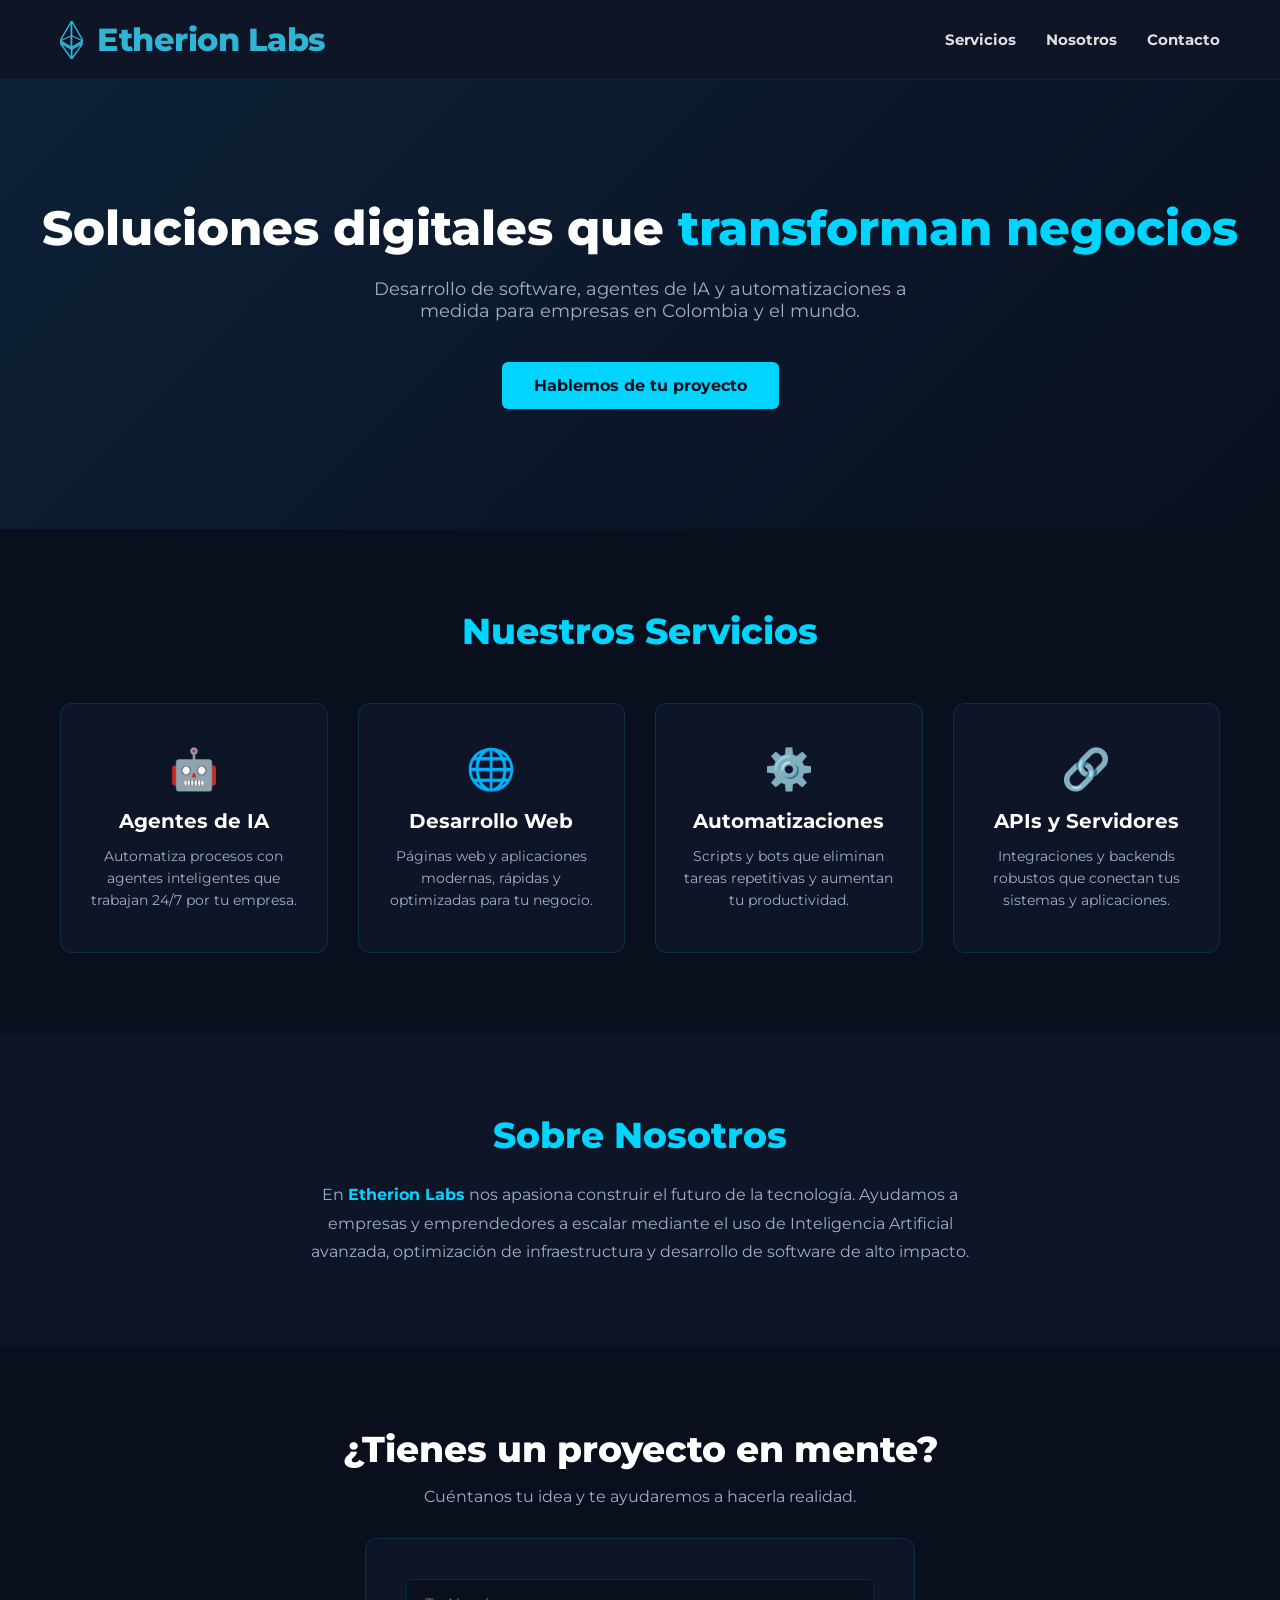
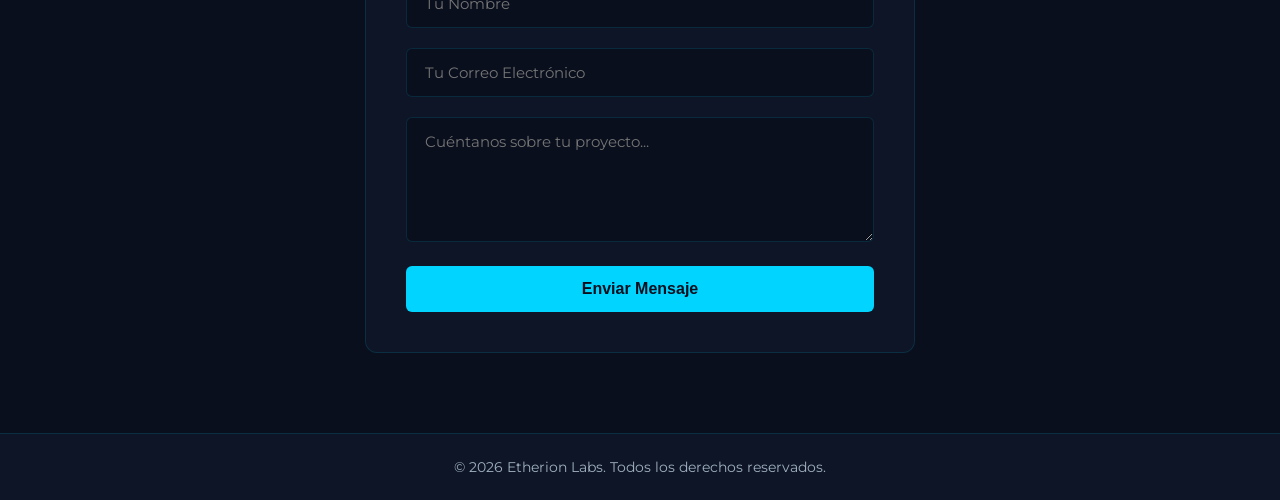
<file: index.html>
<!DOCTYPE html>
<html lang="es">
<head>
  <meta charset="UTF-8">
  <meta name="viewport" content="width=device-width, initial-scale=1.0">
  <title>Etherion Labs | Agentes de IA & Desarrollo Web Premium</title>
  
  <link rel="icon" type="image/svg+xml" href="data:image/svg+xml,<svg xmlns='http://www.w3.org/2000/svg' viewBox='0 0 256 417'><path d='M127.961 0l-2.117 7.181v283.475l2.117 2.113 125.86-74.407L127.961 0z' fill='none' stroke='%2331b3d4' stroke-width='15'/><path d='M127.961 0L0 218.362l125.86 74.407V0z' fill='none' stroke='%2331b3d4' stroke-width='15'/><path d='M127.961 311.114l-1.195 1.453v101.44l1.195 3.484 125.955-177.387-125.955 71.01z' fill='none' stroke='%2331b3d4' stroke-width='15'/><path d='M127.961 417.49V311.114L2 240.104l125.961 177.386z' fill='none' stroke='%2331b3d4' stroke-width='15'/></svg>">
  
  <link rel="preconnect" href="https://fonts.googleapis.com">
  <link rel="preconnect" href="https://fonts.gstatic.com" crossorigin>
  <link href="https://fonts.googleapis.com/css2?family=Montserrat:wght@400;700;800&display=swap" rel="stylesheet">
  
  <link rel="stylesheet" href="estilo.css">
</head>
<body>

  <nav>
    <a href="index.html" class="logo-link">
      <div class="logo-contenedor">
        <svg class="logo-svg" xmlns="http://www.w3.org/2000/svg" viewBox="0 0 256 417">
          <path d="M127.961 0l-2.117 7.181v283.475l2.117 2.113 125.86-74.407L127.961 0z" fill="none" stroke="#31b3d4" stroke-width="16" stroke-linejoin="round"/>
          <path d="M127.961 0L0 218.362l125.86 74.407V0z" fill="none" stroke="#31b3d4" stroke-width="16" stroke-linejoin="round"/>
          <path d="M127.961 311.114l-1.195 1.453v101.44l1.195 3.484 125.955-177.387-125.955 71.01z" fill="none" stroke="#31b3d4" stroke-width="16" stroke-linejoin="round"/>
          <path d="M127.961 417.49V311.114L2 240.104l125.961 177.386z" fill="none" stroke="#31b3d4" stroke-width="16" stroke-linejoin="round"/>
          <path d="M0 218.362l125.86 74.406 125.86-74.406" fill="none" stroke="#31b3d4" stroke-width="16" stroke-linejoin="round"/>
          <path d="M0 218.362l125.86-57.12 125.86 57.12" fill="none" stroke="#31b3d4" stroke-width="12" stroke-linejoin="round"/>
        </svg>
        <span class="logo-texto">Etherion Labs</span>
      </div>
    </a>
    <ul>
      <li><a href="index.html#servicios">Servicios</a></li>
      <li><a href="index.html#sobre-mi">Nosotros</a></li>
      <li><a href="index.html#contacto">Contacto</a></li>
    </ul>
  </nav>

  <section class="hero">
    <h1>Soluciones digitales que <span>transforman negocios</span></h1>
    <p>Desarrollo de software, agentes de IA y automatizaciones a medida para empresas en Colombia y el mundo.</p>
    <a href="#contacto" class="btn">Hablemos de tu proyecto</a>
  </section>

  <section id="servicios" class="servicios">
    <h2>Nuestros Servicios</h2>
    <div class="cards">
      
      <a href="ia.html" class="card-link">
        <div class="card">
          <div class="icono">🤖</div>
          <h3>Agentes de IA</h3>
          <p>Automatiza procesos con agentes inteligentes que trabajan 24/7 por tu empresa.</p>
        </div>
      </a>

      <a href="web.html" class="card-link">
        <div class="card">
          <div class="icono">🌐</div>
          <h3>Desarrollo Web</h3>
          <p>Páginas web y aplicaciones modernas, rápidas y optimizadas para tu negocio.</p>
        </div>
      </a>

      <a href="automatizaciones.html" class="card-link">
        <div class="card">
          <div class="icono">⚙️</div>
          <h3>Automatizaciones</h3>
          <p>Scripts y bots que eliminan tareas repetitivas y aumentan tu productividad.</p>
        </div>
      </a>

      <a href="apis.html" class="card-link">
        <div class="card">
          <div class="icono">🔗</div>
          <h3>APIs y Servidores</h3>
          <p>Integraciones y backends robustos que conectan tus sistemas y aplicaciones.</p>
        </div>
      </a>

    </div>
  </section>

  <section id="sobre-mi" class="sobre-mi">
    <h2>Sobre Nosotros</h2>
    <p>En <strong>Etherion Labs</strong> nos apasiona construir el futuro de la tecnología. Ayudamos a empresas y emprendedores a escalar mediante el uso de Inteligencia Artificial avanzada, optimización de infraestructura y desarrollo de software de alto impacto.</p>
  </section>

  <section id="contacto" class="contacto">
    <h2>¿Tienes un proyecto en mente?</h2>
    <p>Cuéntanos tu idea y te ayudaremos a hacerla realidad.</p>
    
    <form class="formulario-contacto">
      <div class="grupo-input">
        <input type="text" placeholder="Tu Nombre" required>
      </div>
      <div class="grupo-input">
        <input type="email" placeholder="Tu Correo Electrónico" required>
      </div>
      <div class="grupo-input">
        <textarea placeholder="Cuéntanos sobre tu proyecto..." rows="5" required></textarea>
      </div>
      <button type="submit" class="btn">Enviar Mensaje</button>
    </form>
  </section>

  <footer>
    <p>&copy; 2026 Etherion Labs. Todos los derechos reservados.</p>
  </footer>

</body>
</html>
</file>
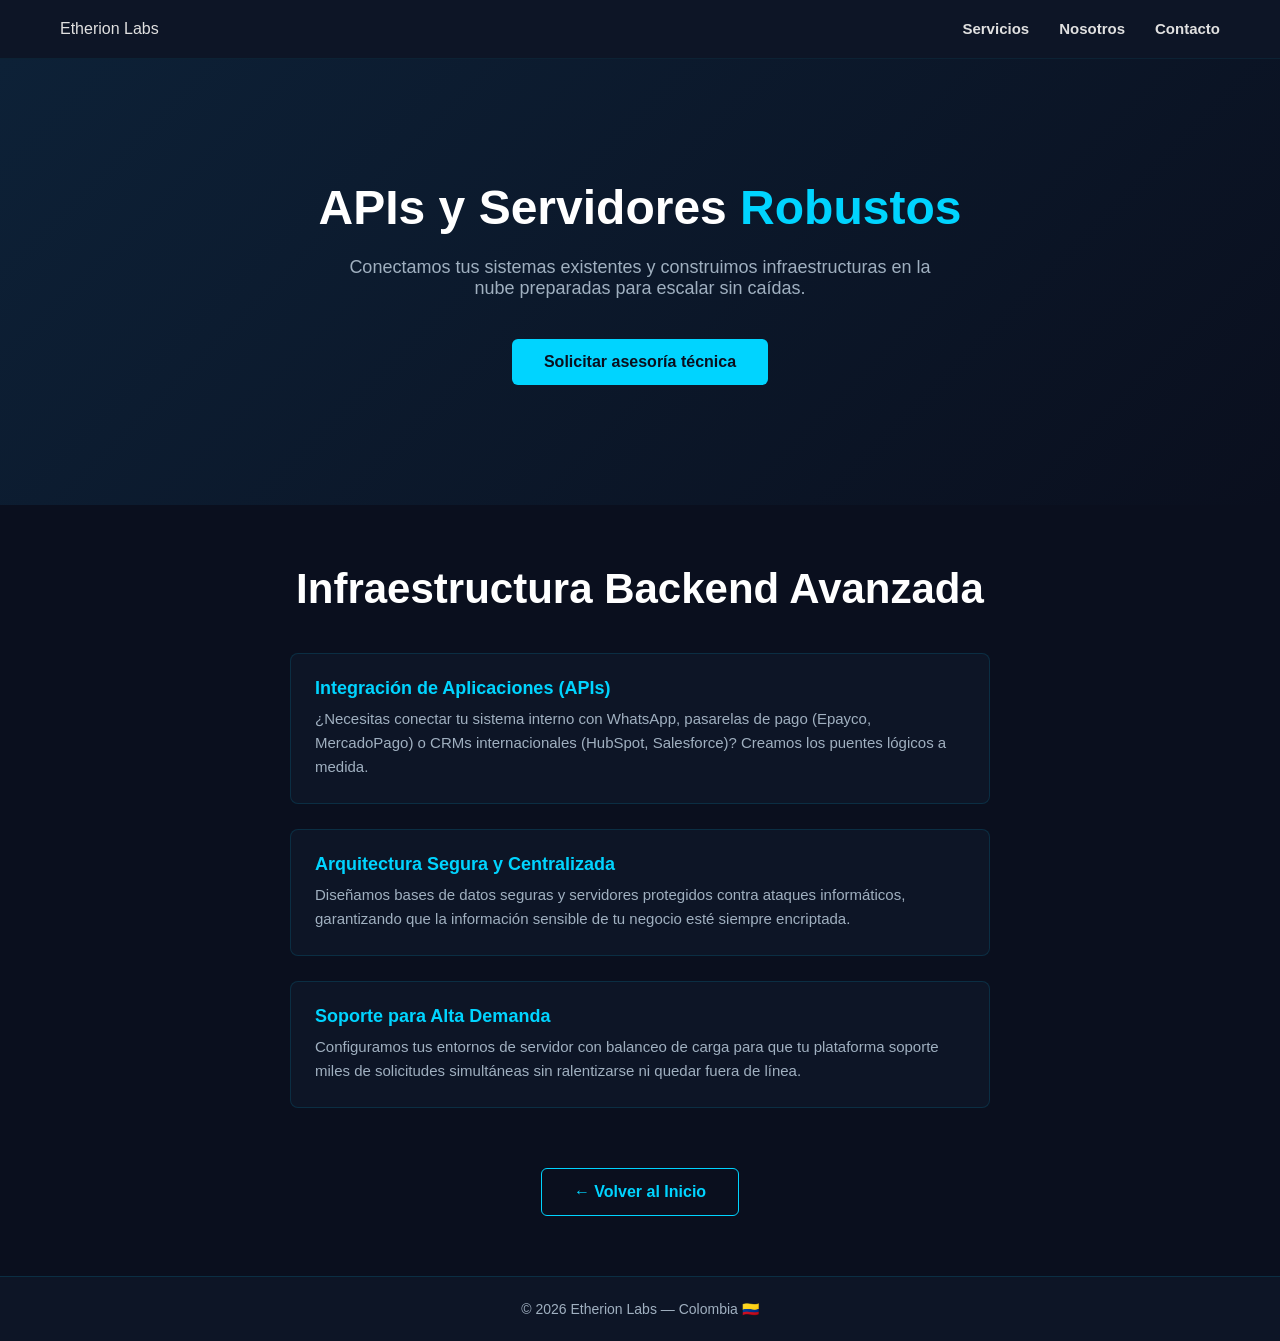
<file: apis.html>
<!DOCTYPE html>
<html lang="es">
<head>
  <meta charset="UTF-8">
  <meta name="viewport" content="width=device-width, initial-scale=1.0">
  <title>Integración de APIs y Servidores | Etherion Labs</title>
  <link rel="stylesheet" href="estilo.css">
  <style>
    .contenido-detalle { max-width: 900px; margin: 0 auto; padding: 60px 20px; text-align: center; }
    .lista-utilidades { text-align: left; margin: 40px auto; max-width: 700px; display: flex; flex-direction: column; gap: 25px; }
    .utilidad-item { background-color: #0d1526; border: 1px solid #00d4ff22; padding: 24px; border-radius: 8px; }
    .utilidad-item h4 { color: #00d4ff; font-size: 18px; margin-bottom: 8px; }
    .btn-volver { margin-top: 20px; background-color: transparent; color: #00d4ff; border: 1px solid #00d4ff; }
    .btn-volver:hover { background-color: #00d4ff11; }
  </style>
</head>
<body>

  <nav>
    <div class="logo">Etherion Labs</div>
    <ul>
      <li><a href="index.html#servicios">Servicios</a></li>
      <li><a href="index.html#sobre-mi">Nosotros</a></li>
      <li><a href="index.html#contacto">Contacto</a></li>
    </ul>
  </nav>

  <section class="hero">
    <h1>APIs y Servidores <span>Robustos</span></h1>
    <p>Conectamos tus sistemas existentes y construimos infraestructuras en la nube preparadas para escalar sin caídas.</p>
    <a href="index.html#contacto" class="btn">Solicitar asesoría técnica</a>
  </section>

  <section class="contenido-detalle">
    <h2>Infraestructura Backend Avanzada</h2>
    <div class="lista-utilidades">
      <div class="utilidad-item">
        <h4>Integración de Aplicaciones (APIs)</h4>
        <p>¿Necesitas conectar tu sistema interno con WhatsApp, pasarelas de pago (Epayco, MercadoPago) o CRMs internacionales (HubSpot, Salesforce)? Creamos los puentes lógicos a medida.</p>
      </div>
      <div class="utilidad-item">
        <h4>Arquitectura Segura y Centralizada</h4>
        <p>Diseñamos bases de datos seguras y servidores protegidos contra ataques informáticos, garantizando que la información sensible de tu negocio esté siempre encriptada.</p>
      </div>
      <div class="utilidad-item">
        <h4>Soporte para Alta Demanda</h4>
        <p>Configuramos tus entornos de servidor con balanceo de carga para que tu plataforma soporte miles de solicitudes simultáneas sin ralentizarse ni quedar fuera de línea.</p>
      </div>
    </div>
    <a href="index.html" class="btn btn-volver">← Volver al Inicio</a>
  </section>

  <footer>
    <p>© 2026 Etherion Labs — Colombia 🇨🇴</p>
  </footer>

</body>
</html>
</file>
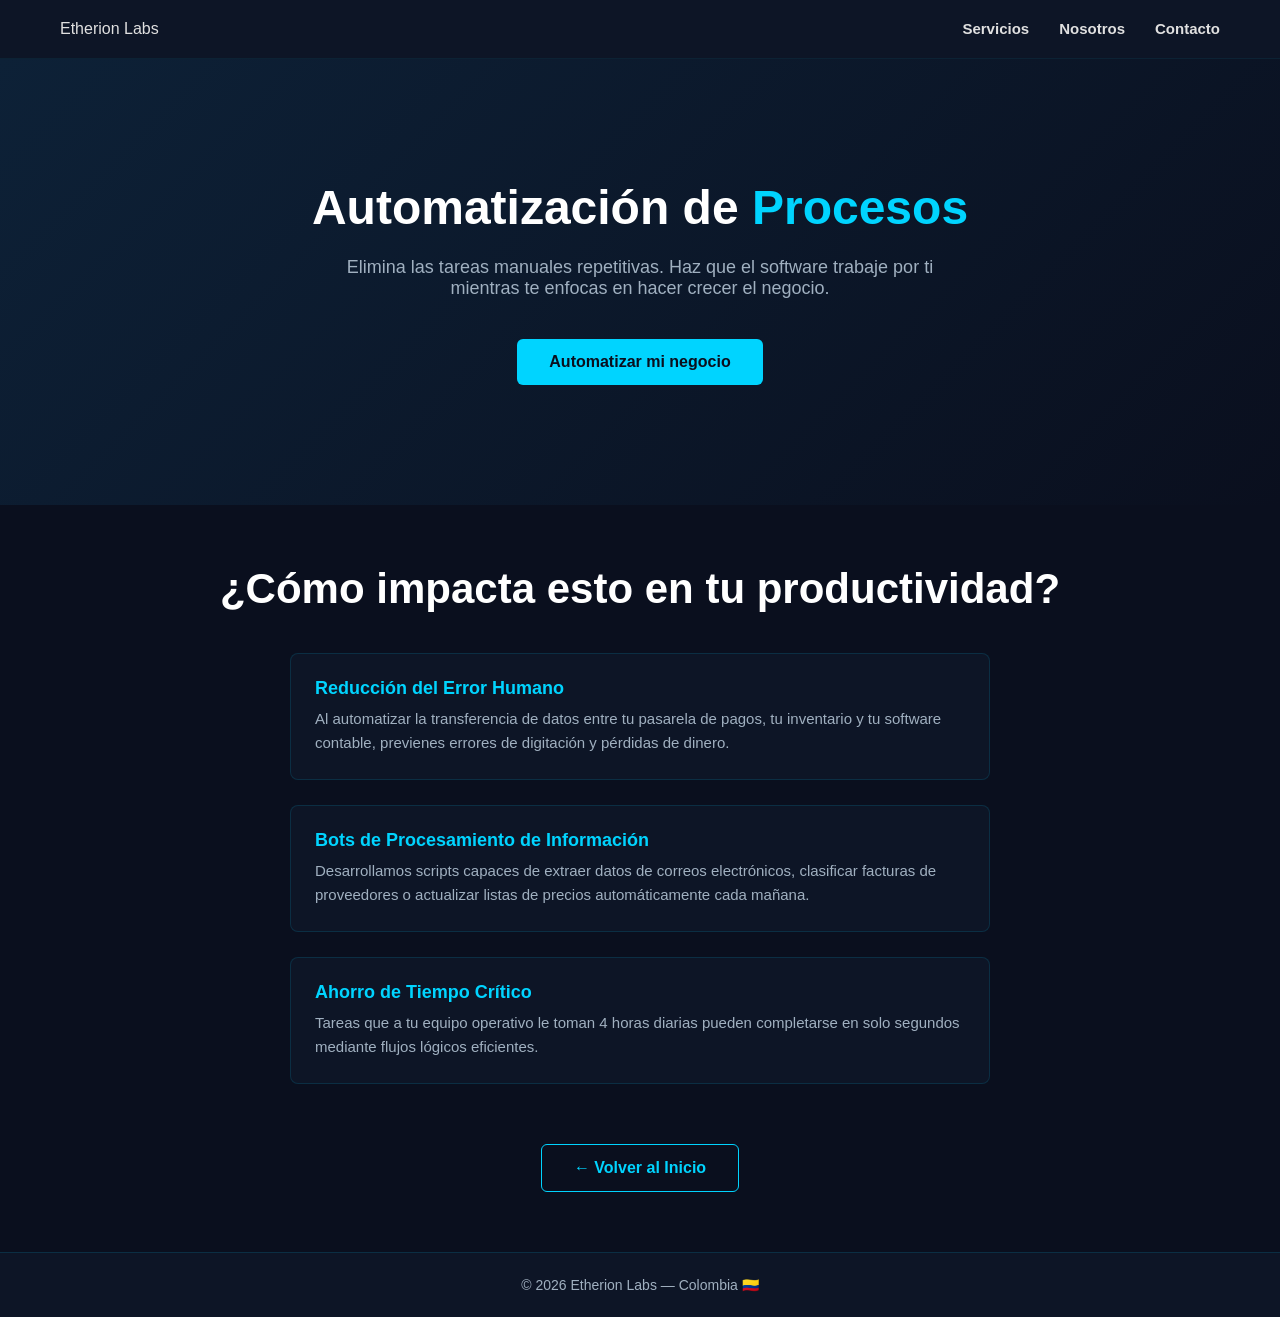
<file: automatizaciones.html>
<!DOCTYPE html>
<html lang="es">
<head>
  <meta charset="UTF-8">
  <meta name="viewport" content="width=device-width, initial-scale=1.0">
  <title>Automatización de Procesos | Etherion Labs</title>
  <link rel="stylesheet" href="estilo.css">
  <style>
    .contenido-detalle { max-width: 900px; margin: 0 auto; padding: 60px 20px; text-align: center; }
    .lista-utilidades { text-align: left; margin: 40px auto; max-width: 700px; display: flex; flex-direction: column; gap: 25px; }
    .utilidad-item { background-color: #0d1526; border: 1px solid #00d4ff22; padding: 24px; border-radius: 8px; }
    .utilidad-item h4 { color: #00d4ff; font-size: 18px; margin-bottom: 8px; }
    .btn-volver { margin-top: 20px; background-color: transparent; color: #00d4ff; border: 1px solid #00d4ff; }
    .btn-volver:hover { background-color: #00d4ff11; }
  </style>
</head>
<body>

  <nav>
    <div class="logo">Etherion Labs</div>
    <ul>
      <li><a href="index.html#servicios">Servicios</a></li>
      <li><a href="index.html#sobre-mi">Nosotros</a></li>
      <li><a href="index.html#contacto">Contacto</a></li>
    </ul>
  </nav>

  <section class="hero">
    <h1>Automatización de <span>Procesos</span></h1>
    <p>Elimina las tareas manuales repetitivas. Haz que el software trabaje por ti mientras te enfocas en hacer crecer el negocio.</p>
    <a href="index.html#contacto" class="btn">Automatizar mi negocio</a>
  </section>

  <section class="contenido-detalle">
    <h2>¿Cómo impacta esto en tu productividad?</h2>
    <div class="lista-utilidades">
      <div class="utilidad-item">
        <h4>Reducción del Error Humano</h4>
        <p>Al automatizar la transferencia de datos entre tu pasarela de pagos, tu inventario y tu software contable, previenes errores de digitación y pérdidas de dinero.</p>
      </div>
      <div class="utilidad-item">
        <h4>Bots de Procesamiento de Información</h4>
        <p>Desarrollamos scripts capaces de extraer datos de correos electrónicos, clasificar facturas de proveedores o actualizar listas de precios automáticamente cada mañana.</p>
      </div>
      <div class="utilidad-item">
        <h4>Ahorro de Tiempo Crítico</h4>
        <p>Tareas que a tu equipo operativo le toman 4 horas diarias pueden completarse en solo segundos mediante flujos lógicos eficientes.</p>
      </div>
    </div>
    <a href="index.html" class="btn btn-volver">← Volver al Inicio</a>
  </section>

  <footer>
    <p>© 2026 Etherion Labs — Colombia 🇨🇴</p>
  </footer>

</body>
</html>
</file>
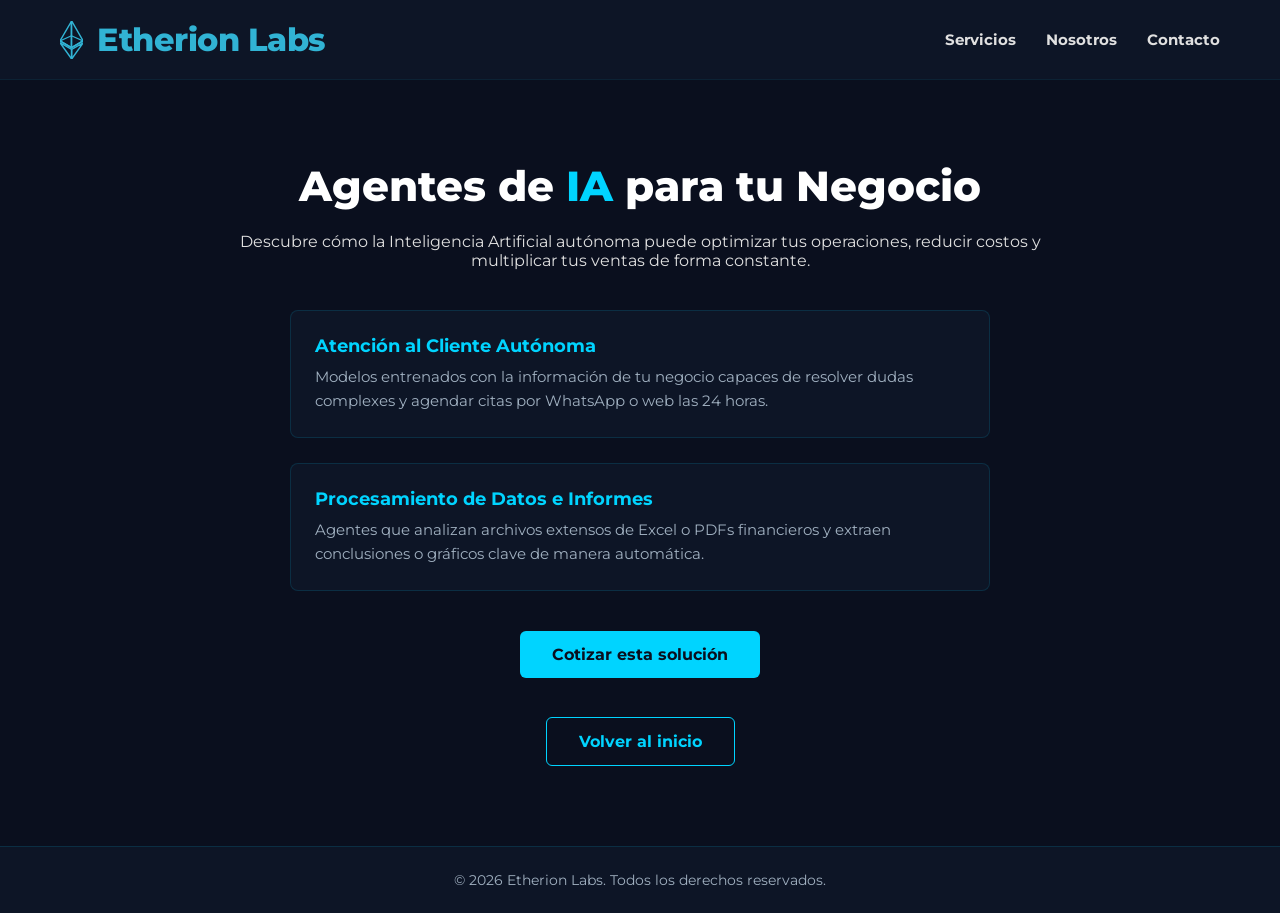
<file: ia.html>
<!DOCTYPE html>
<html lang="es">
<head>
  <meta charset="UTF-8">
  <meta name="viewport" content="width=device-width, initial-scale=1.0">
  <title>Agentes de IA Autónoma | Etherion Labs</title>
  
  <link rel="icon" type="image/svg+xml" href="data:image/svg+xml,<svg xmlns='http://www.w3.org/2000/svg' viewBox='0 0 256 417'><path d='M127.961 0l-2.117 7.181v283.475l2.117 2.113 125.86-74.407L127.961 0z' fill='none' stroke='%2331b3d4' stroke-width='15'/><path d='M127.961 0L0 218.362l125.86 74.407V0z' fill='none' stroke='%2331b3d4' stroke-width='15'/><path d='M127.961 311.114l-1.195 1.453v101.44l1.195 3.484 125.955-177.387-125.955 71.01z' fill='none' stroke='%2331b3d4' stroke-width='15'/><path d='M127.961 417.49V311.114L2 240.104l125.961 177.386z' fill='none' stroke='%2331b3d4' stroke-width='15'/></svg>">
  
  <link rel="preconnect" href="https://fonts.googleapis.com">
  <link rel="preconnect" href="https://fonts.gstatic.com" crossorigin>
  <link href="https://fonts.googleapis.com/css2?family=Montserrat:wght@400;700;800&display=swap" rel="stylesheet">
  
  <link rel="stylesheet" href="estilo.css">
</head>
<body>

  <nav>
    <a href="index.html" class="logo-link">
      <div class="logo-contenedor">
        <svg class="logo-svg" xmlns="http://www.w3.org/2000/svg" viewBox="0 0 256 417">
          <path d="M127.961 0l-2.117 7.181v283.475l2.117 2.113 125.86-74.407L127.961 0z" fill="none" stroke="#31b3d4" stroke-width="16" stroke-linejoin="round"/>
          <path d="M127.961 0L0 218.362l125.86 74.407V0z" fill="none" stroke="#31b3d4" stroke-width="16" stroke-linejoin="round"/>
          <path d="M127.961 311.114l-1.195 1.453v101.44l1.195 3.484 125.955-177.387-125.955 71.01z" fill="none" stroke="#31b3d4" stroke-width="16" stroke-linejoin="round"/>
          <path d="M127.961 417.49V311.114L2 240.104l125.961 177.386z" fill="none" stroke="#31b3d4" stroke-width="16" stroke-linejoin="round"/>
          <path d="M0 218.362l125.86 74.406 125.86-74.406" fill="none" stroke="#31b3d4" stroke-width="16" stroke-linejoin="round"/>
          <path d="M0 218.362l125.86-57.12 125.86 57.12" fill="none" stroke="#31b3d4" stroke-width="12" stroke-linejoin="round"/>
        </svg>
        <span class="logo-texto">Etherion Labs</span>
      </div>
    </a>
    <ul>
      <li><a href="index.html#servicios">Servicios</a></li>
      <li><a href="index.html#sobre-mi">Nosotros</a></li>
      <li><a href="index.html#contacto">Contacto</a></li>
    </ul>
  </nav>

  <main class="contenido-detalle">
    <h2>Agentes de <span style="color: #00d4ff;">IA</span> para tu Negocio</h2>
    <p>Descubre cómo la Inteligencia Artificial autónoma puede optimizar tus operaciones, reducir costos y multiplicar tus ventas de forma constante.</p>
    
    <div class="lista-utilidades">
      <div class="utilidad-item">
        <h4>Atención al Cliente Autónoma</h4>
        <p>Modelos entrenados con la información de tu negocio capaces de resolver dudas complexes y agendar citas por WhatsApp o web las 24 horas.</p>
      </div>
      <div class="utilidad-item">
        <h4>Procesamiento de Datos e Informes</h4>
        <p>Agentes que analizan archivos extensos de Excel o PDFs financieros y extraen conclusiones o gráficos clave de manera automática.</p>
      </div>
    </div>

    <a href="index.html#contacto" class="btn">Cotizar esta solución</a>
    <br><br>
    <a href="index.html" class="btn btn-volver">Volver al inicio</a>
  </main>

  <footer>
    <p>&copy; 2026 Etherion Labs. Todos los derechos reservados.</p>
  </footer>

</body>
</html>
</file>
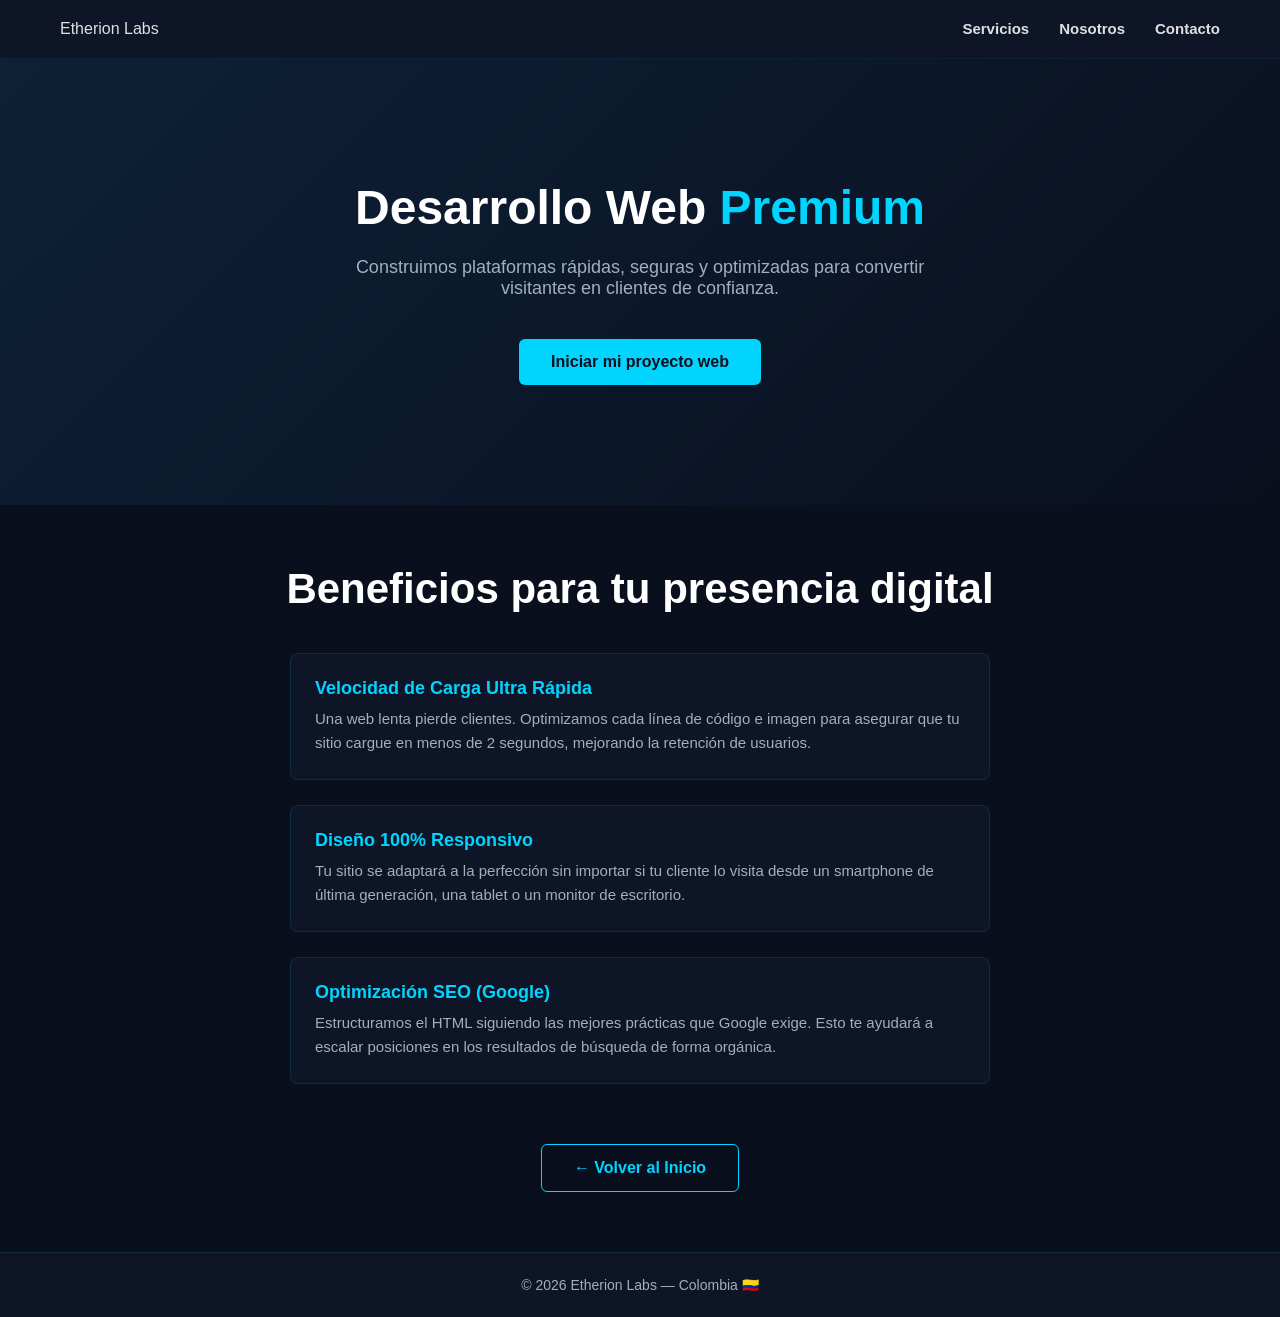
<file: web.html>
<!DOCTYPE html>
<html lang="es">
<head>
  <meta charset="UTF-8">
  <meta name="viewport" content="width=device-width, initial-scale=1.0">
  <title>Desarrollo Web de Alto Rendimiento | Etherion Labs</title>
  <link rel="stylesheet" href="estilo.css">
  <style>
    .contenido-detalle { max-width: 900px; margin: 0 auto; padding: 60px 20px; text-align: center; }
    .lista-utilidades { text-align: left; margin: 40px auto; max-width: 700px; display: flex; flex-direction: column; gap: 25px; }
    .utilidad-item { background-color: #0d1526; border: 1px solid #00d4ff22; padding: 24px; border-radius: 8px; }
    .utilidad-item h4 { color: #00d4ff; font-size: 18px; margin-bottom: 8px; }
    .btn-volver { margin-top: 20px; background-color: transparent; color: #00d4ff; border: 1px solid #00d4ff; }
    .btn-volver:hover { background-color: #00d4ff11; }
  </style>
</head>
<body>

  <nav>
    <div class="logo">Etherion Labs</div>
    <ul>
      <li><a href="index.html#servicios">Servicios</a></li>
      <li><a href="index.html#sobre-mi">Nosotros</a></li>
      <li><a href="index.html#contacto">Contacto</a></li>
    </ul>
  </nav>

  <section class="hero">
    <h1>Desarrollo Web <span>Premium</span></h1>
    <p>Construimos plataformas rápidas, seguras y optimizadas para convertir visitantes en clientes de confianza.</p>
    <a href="index.html#contacto" class="btn">Iniciar mi proyecto web</a>
  </section>

  <section class="contenido-detalle">
    <h2>Beneficios para tu presencia digital</h2>
    <div class="lista-utilidades">
      <div class="utilidad-item">
        <h4>Velocidad de Carga Ultra Rápida</h4>
        <p>Una web lenta pierde clientes. Optimizamos cada línea de código e imagen para asegurar que tu sitio cargue en menos de 2 segundos, mejorando la retención de usuarios.</p>
      </div>
      <div class="utilidad-item">
        <h4>Diseño 100% Responsivo</h4>
        <p>Tu sitio se adaptará a la perfección sin importar si tu cliente lo visita desde un smartphone de última generación, una tablet o un monitor de escritorio.</p>
      </div>
      <div class="utilidad-item">
        <h4>Optimización SEO (Google)</h4>
        <p>Estructuramos el HTML siguiendo las mejores prácticas que Google exige. Esto te ayudará a escalar posiciones en los resultados de búsqueda de forma orgánica.</p>
      </div>
    </div>
    <a href="index.html" class="btn btn-volver">← Volver al Inicio</a>
  </section>

  <footer>
    <p>© 2026 Etherion Labs — Colombia 🇨🇴</p>
  </footer>

</body>
</html>
</file>
<file: estilo.css>
/* ==========================================================================
   1. RESETEO GLOBAL Y CONFIGURACIÓN BASE
   ========================================================================== */
* {
  margin: 0;
  padding: 0;
  box-sizing: border-box;
}

html {
  scroll-behavior: smooth;
}

body {
  font-family: 'Montserrat', sans-serif; /* Montserrat para toda la web */
  background-color: #0a0f1e;
  color: #e0e0e0;
}

/* ==========================================================================
   2. ENLACES Y COMPONENTES REUTILIZABLES
   ========================================================================== */
.card-link {
  text-decoration: none;
  color: inherit;
  display: block;
  cursor: pointer;
}

.logo-link {
  text-decoration: none;
  color: inherit !important;
}

/* ==========================================================================
   3. BARRA DE NAVEGACIÓN Y LOGO DEFINITIVO (ESTILO MONTSERRAT BOLD)
   ========================================================================== */
nav {
  display: flex;
  justify-content: space-between;
  align-items: center;
  padding: 20px 60px;
  background-color: #0d1526;
  border-bottom: 1px solid #00d4ff11;
  position: sticky;
  top: 0;
  z-index: 1000;
}

.logo-contenedor {
  display: flex;
  align-items: center;
  gap: 14px;
}

.logo-svg {
  height: 38px;  /* Altura perfecta para equilibrar la fuente */
  width: auto;
  display: block;
}

.logo-texto {
  font-family: 'Montserrat', sans-serif !important;
  font-size: 32px;      /* Tamaño grande y destacado */
  font-weight: 800;      /* Extra Bold idéntico a tu imagen */
  color: #31b3d4 !important; /* Color cian exacto de referencia */
  letter-spacing: -0.5px; /* Ajuste sutil de separación de letras */
}

nav ul {
  list-style: none;
  display: flex;
  gap: 30px;
}

nav ul a {
  color: #e0e0e0;
  text-decoration: none;
  font-size: 15px;
  font-weight: 700;
  transition: color 0.3s;
}

nav ul a:hover {
  color: #00d4ff;
}

/* ==========================================================================
   4. SECCIONES PRINCIPALES (INDEX)
   ========================================================================== */
.hero {
  text-align: center;
  padding: 120px 40px;
  background: linear-gradient(135deg, #0d2137 0%, #0a0f1e 100%); 
}

.hero h1 {
  font-size: 48px;
  font-weight: 800;
  line-height: 1.2;
  margin-bottom: 20px;
  color: #ffffff;
}

.hero h1 span {
  color: #00d4ff;
}

.hero p {
  font-size: 18px;
  color: #a0b0c0;
  max-width: 600px;
  margin: 0 auto 40px;
}

.btn {
  display: inline-block;
  background-color: #00d4ff;
  color: #0a0f1e;
  padding: 14px 32px;
  border-radius: 6px;
  text-decoration: none;
  font-weight: bold;
  font-size: 16px;
  border: none;
  cursor: pointer;
  transition: background 0.3s, transform 0.2s, box-shadow 0.3s;
}

.btn:hover {
  background-color: #00aacc;
  box-shadow: 0 0 15px rgba(0, 212, 255, 0.4);
}

.btn:active {
  transform: scale(0.98);
}

.servicios {
  padding: 80px 60px;
  text-align: center;
}

.servicios h2 {
  font-size: 36px;
  font-weight: 800;
  color: #00d4ff;
  margin-bottom: 50px;
}

.cards {
  display: grid;
  grid-template-columns: repeat(auto-fit, minmax(220px, 1fr));
  gap: 30px;
}

.card {
  background-color: #0d1526;
  border: 1px solid #00d4ff22;
  border-radius: 12px;
  padding: 40px 24px;
  text-align: center;
  transition: transform 0.3s, border-color 0.3s, box-shadow 0.3s;
}

.card:hover {
  transform: translateY(-8px);
  border-color: #00d4ff;
  box-shadow: 0 10px 20px rgba(0, 212, 255, 0.05);
}

.icono {
  font-size: 40px;
  margin-bottom: 16px;
}

.card h3 {
  color: #ffffff;
  margin-bottom: 12px;
  font-size: 20px;
  font-weight: 700;
}

.card p {
  color: #a0b0c0;
  font-size: 14px;
  line-height: 1.6;
}

/* ==========================================================================
   5. SOBRE NOSOTROS Y CONTACTO
   ========================================================================== */
.sobre-mi {
  padding: 80px 60px;
  text-align: center;
  background-color: #0d1526;
}

.sobre-mi h2 {
  font-size: 36px;
  font-weight: 800;
  color: #00d4ff;
  margin-bottom: 24px;
}

.sobre-mi p {
  max-width: 700px;
  margin: 0 auto;
  color: #a0b0c0;
  font-size: 16px;
  line-height: 1.8;
}

.sobre-mi strong {
  color: #00d4ff;
}

.contacto {
  padding: 80px 60px;
  text-align: center;
}

.contacto h2 {
  font-size: 36px;
  font-weight: 800;
  color: #ffffff;
  margin-bottom: 16px;
}

.contacto p {
  color: #a0b0c0;
  margin-bottom: 32px;
  font-size: 16px;
}

.formulario-contacto {
  max-width: 550px;
  margin: 0 auto;
  background-color: #0d1526;
  padding: 40px;
  border-radius: 12px;
  border: 1px solid #00d4ff22;
  display: flex;
  flex-direction: column;
  gap: 20px;
}

.grupo-input input, 
.grupo-input textarea {
  width: 100%;
  padding: 14px 18px;
  background-color: #0a0f1e;
  border: 1px solid #00d4ff22;
  border-radius: 6px;
  color: #ffffff;
  font-family: inherit;
  font-size: 15px;
  outline: none;
  transition: border-color 0.3s, box-shadow 0.3s;
}

.grupo-input input:focus, 
.grupo-input textarea:focus {
  border-color: #00d4ff;
  box-shadow: 0 0 10px rgba(0, 212, 255, 0.15);
}

.formulario-contacto .btn {
  width: 100%;
}

/* ==========================================================================
   6. PÁGINAS DETALLE DE SERVICIOS (IA.HTML)
   ========================================================================== */
.contenido-detalle {
  max-width: 900px;
  margin: 0 auto;
  padding: 80px 20px;
  text-align: center;
}

.contenido-detalle h2 {
  font-size: 42px;
  font-weight: 800;
  color: #ffffff;
  margin-bottom: 20px;
}

.lista-utilidades {
  text-align: left;
  margin: 40px auto;
  max-width: 700px;
  display: flex;
  flex-direction: column;
  gap: 25px;
}

.utilidad-item {
  background-color: #0d1526;
  border: 1px solid #00d4ff22;
  padding: 24px;
  border-radius: 8px;
  transition: border-color 0.3s;
}

.utilidad-item:hover {
  border-color: #00d4ffaa;
}

.utilidad-item h4 {
  color: #00d4ff;
  font-size: 18px;
  font-weight: 700;
  margin-bottom: 8px;
}

.utilidad-item p {
  color: #a0b0c0;
  font-size: 15px;
  line-height: 1.6;
}

.btn-volver {
  margin-top: 20px;
  background-color: transparent;
  color: #00d4ff;
  border: 1px solid #00d4ff;
}

.btn-volver:hover {
  background-color: #00d4ff11;
  box-shadow: none;
}

footer {
  text-align: center;
  padding: 24px;
  background-color: #0d1526;
  color: #a0b0c0;
  font-size: 14px;
  border-top: 1px solid #00d4ff22;
}

/* ==========================================================================
   7. DISEÑO RESPONSIVO (MÓVILES)
   ========================================================================== */
@media (max-width: 768px) {
  nav {
    flex-direction: column;
    gap: 16px;
    padding: 20px;
  }

  nav ul {
    gap: 20px;
    flex-wrap: wrap;
    justify-content: center;
  }

  .logo-texto {
    font-size: 26px;
  }

  .hero {
    padding: 80px 20px;
  }

  .hero h1 {
    font-size: 32px;
  }

  .hero p {
    font-size: 16px;
  }

  .servicios, .sobre-mi, .contacto, .contenido-detalle {
    padding: 60px 20px;
  }

  .servicios h2, .sobre-mi h2, .contacto h2, .contenido-detalle h2 {
    font-size: 28px;
  }

  .formulario-contacto {
    padding: 24px;
  }
}
</file>
